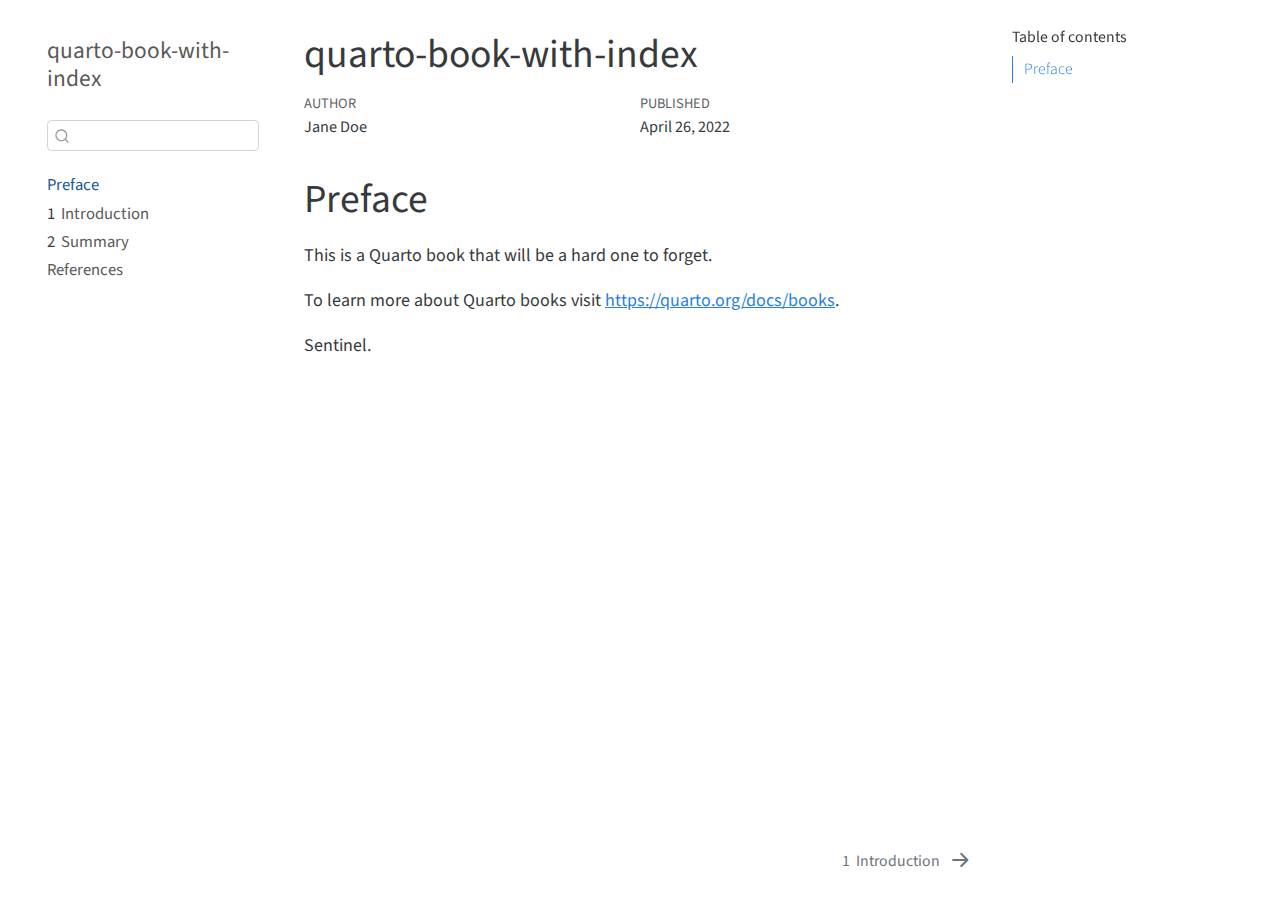
<file: index.html>
<!DOCTYPE html>
<html xmlns="http://www.w3.org/1999/xhtml" lang="en" xml:lang="en"><head>

<meta charset="utf-8">
<meta name="generator" content="quarto-99.9.9">

<meta name="viewport" content="width=device-width, initial-scale=1.0, user-scalable=yes">

<meta name="author" content="Jane Doe">
<meta name="dcterms.date" content="2022-04-26">

<title>quarto-book-with-index</title>
<style>
code{white-space: pre-wrap;}
span.smallcaps{font-variant: small-caps;}
span.underline{text-decoration: underline;}
div.column{display: inline-block; vertical-align: top; width: 50%;}
div.hanging-indent{margin-left: 1.5em; text-indent: -1.5em;}
ul.task-list{list-style: none;}
</style>


<script src="site_libs/quarto-nav/quarto-nav.js"></script>
<script src="site_libs/quarto-nav/headroom.min.js"></script>
<script src="site_libs/clipboard/clipboard.min.js"></script>
<script src="site_libs/quarto-search/autocomplete.umd.js"></script>
<script src="site_libs/quarto-search/fuse.min.js"></script>
<script src="site_libs/quarto-search/quarto-search.js"></script>
<meta name="quarto:offset" content="./">
<link href="./intro.html" rel="next">
<script src="site_libs/quarto-html/quarto.js"></script>
<script src="site_libs/quarto-html/popper.min.js"></script>
<script src="site_libs/quarto-html/tippy.umd.min.js"></script>
<script src="site_libs/quarto-html/anchor.min.js"></script>
<link href="site_libs/quarto-html/tippy.css" rel="stylesheet">
<link href="site_libs/quarto-html/quarto-syntax-highlighting.css" rel="stylesheet" id="quarto-text-highlighting-styles">
<script src="site_libs/bootstrap/bootstrap.min.js"></script>
<link href="site_libs/bootstrap/bootstrap-icons.css" rel="stylesheet">
<link href="site_libs/bootstrap/bootstrap.min.css" rel="stylesheet">
<script id="quarto-search-options" type="application/json">{
  "location": "sidebar",
  "copy-button": false,
  "collapse-after": 3,
  "panel-placement": "start",
  "type": "textbox",
  "limit": 20,
  "language": {
    "search-no-results-text": "No results",
    "search-matching-documents-text": "matching documents",
    "search-copy-link-title": "Copy link to search",
    "search-hide-matches-text": "Hide additional matches",
    "search-more-match-text": "more match in this document",
    "search-more-matches-text": "more matches in this document",
    "search-clear-button-title": "Clear",
    "search-detached-cancel-button-title": "Cancel",
    "search-submit-button-title": "Submit"
  }
}</script>


</head>

<body class="nav-sidebar floating">

<div id="quarto-search-results"></div>
  <header id="quarto-header" class="headroom fixed-top">
  <nav class="quarto-secondary-nav" data-bs-toggle="collapse" data-bs-target="#quarto-sidebar" aria-controls="quarto-sidebar" aria-expanded="false" aria-label="Toggle sidebar navigation" onclick="if (window.quartoToggleHeadroom) { window.quartoToggleHeadroom(); }">
    <div class="container-fluid d-flex justify-content-between">
      <h1 class="quarto-secondary-nav-title">quarto-book-with-index</h1>
      <button type="button" class="quarto-btn-toggle btn" aria-label="Show secondary navigation">
        <i class="bi bi-chevron-right"></i>
      </button>
    </div>
  </nav>
</header>
<!-- content -->
<div id="quarto-content" class="quarto-container page-columns page-rows-contents page-layout-article">
<!-- sidebar -->
  <nav id="quarto-sidebar" class="sidebar collapse sidebar-navigation floating overflow-auto">
    <div class="pt-lg-2 mt-2 text-left sidebar-header">
    <div class="sidebar-title mb-0 py-0">
      <a href="./">quarto-book-with-index</a> 
    </div>
      </div>
      <div class="mt-2 flex-shrink-0 align-items-center">
        <div class="sidebar-search">
        <div id="quarto-search" class="" title="Search"></div>
        </div>
      </div>
    <div class="sidebar-menu-container"> 
    <ul class="list-unstyled mt-1">
        <li class="sidebar-item">
  <div class="sidebar-item-container"> 
  <a href="./index.html" class="sidebar-item-text sidebar-link active">Preface</a>
  </div>
</li>
        <li class="sidebar-item">
  <div class="sidebar-item-container"> 
  <a href="./intro.html" class="sidebar-item-text sidebar-link"><span class="chapter-number">1</span>&nbsp; <span class="chapter-title">Introduction</span></a>
  </div>
</li>
        <li class="sidebar-item">
  <div class="sidebar-item-container"> 
  <a href="./summary.html" class="sidebar-item-text sidebar-link"><span class="chapter-number">2</span>&nbsp; <span class="chapter-title">Summary</span></a>
  </div>
</li>
        <li class="sidebar-item">
  <div class="sidebar-item-container"> 
  <a href="./references.html" class="sidebar-item-text sidebar-link">References</a>
  </div>
</li>
    </ul>
    </div>
</nav>
<!-- margin-sidebar -->
    <div id="quarto-margin-sidebar" class="sidebar margin-sidebar">
        <nav id="TOC" role="doc-toc">
    <h2 id="toc-title">Table of contents</h2>
   
  <ul>
  <li><a href="#preface" id="toc-preface" class="nav-link active" data-scroll-target="#preface">Preface</a></li>
  </ul>
</nav>
    </div>
<!-- main -->
<main class="content" id="quarto-document-content">

<header id="title-block-header" class="quarto-title-block default">
<div class="quarto-title">
<h1 class="title d-none d-lg-block">quarto-book-with-index</h1>
</div>



<div class="quarto-title-meta">

    <div>
    <div class="quarto-title-meta-heading">Author</div>
    <div class="quarto-title-meta-contents">
             <p>Jane Doe </p>
          </div>
  </div>
    
    <div>
    <div class="quarto-title-meta-heading">Published</div>
    <div class="quarto-title-meta-contents">
      <p class="date">April 26, 2022</p>
    </div>
  </div>
    
  </div>
  

</header>

<section id="preface" class="level1 unnumbered">
<h1 class="unnumbered">Preface</h1>
<p>This is a Quarto book that will be a hard one to forget.</p>
<p>To learn more about Quarto books visit <a href="https://quarto.org/docs/books" class="uri">https://quarto.org/docs/books</a>.</p>
<p>Sentinel.</p>


</section>

</main> <!-- /main -->
<script id="quarto-html-after-body" type="application/javascript">
window.document.addEventListener("DOMContentLoaded", function (event) {
  const icon = "";
  const anchorJS = new window.AnchorJS();
  anchorJS.options = {
    placement: 'right',
    icon: icon
  };
  anchorJS.add('.anchored');
  const clipboard = new window.ClipboardJS('.code-copy-button', {
    target: function(trigger) {
      return trigger.previousElementSibling;
    }
  });
  clipboard.on('success', function(e) {
    // button target
    const button = e.trigger;
    // don't keep focus
    button.blur();
    // flash "checked"
    button.classList.add('code-copy-button-checked');
    var currentTitle = button.getAttribute("title");
    button.setAttribute("title", "Copied!");
    setTimeout(function() {
      button.setAttribute("title", currentTitle);
      button.classList.remove('code-copy-button-checked');
    }, 1000);
    // clear code selection
    e.clearSelection();
  });
  function tippyHover(el, contentFn) {
    const config = {
      allowHTML: true,
      content: contentFn,
      maxWidth: 500,
      delay: 100,
      arrow: false,
      appendTo: function(el) {
          return el.parentElement;
      },
      interactive: true,
      interactiveBorder: 10,
      theme: 'quarto',
      placement: 'bottom-start'
    };
    window.tippy(el, config); 
  }
  const noterefs = window.document.querySelectorAll('a[role="doc-noteref"]');
  for (var i=0; i<noterefs.length; i++) {
    const ref = noterefs[i];
    tippyHover(ref, function() {
      let href = ref.getAttribute('href');
      try { href = new URL(href).hash; } catch {}
      const id = href.replace(/^#\/?/, "");
      const note = window.document.getElementById(id);
      return note.innerHTML;
    });
  }
  var bibliorefs = window.document.querySelectorAll('a[role="doc-biblioref"]');
  for (var i=0; i<bibliorefs.length; i++) {
    const ref = bibliorefs[i];
    const cites = ref.parentNode.getAttribute('data-cites').split(' ');
    tippyHover(ref, function() {
      var popup = window.document.createElement('div');
      cites.forEach(function(cite) {
        var citeDiv = window.document.createElement('div');
        citeDiv.classList.add('hanging-indent');
        citeDiv.classList.add('csl-entry');
        var biblioDiv = window.document.getElementById('ref-' + cite);
        if (biblioDiv) {
          citeDiv.innerHTML = biblioDiv.innerHTML;
        }
        popup.appendChild(citeDiv);
      });
      return popup.innerHTML;
    });
  }
});
</script>
<nav class="page-navigation">
  <div class="nav-page nav-page-previous">
  </div>
  <div class="nav-page nav-page-next">
      <a href="./intro.html" class="pagination-link">
        <span class="nav-page-text"><span class="chapter-number">1</span>&nbsp; <span class="chapter-title">Introduction</span></span> <i class="bi bi-arrow-right-short"></i>
      </a>
  </div>
</nav>
</div> <!-- /content -->



</body></html>
</file>
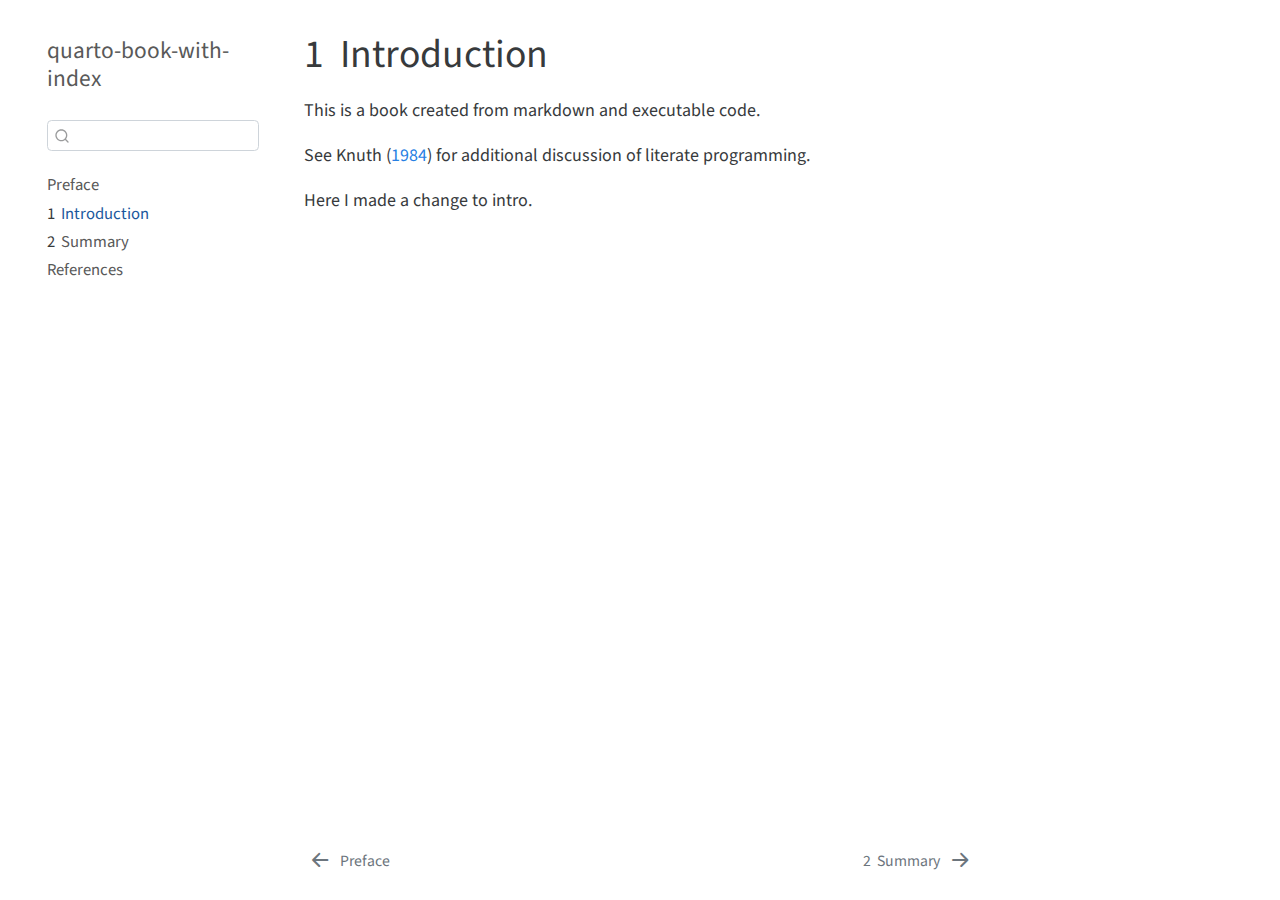
<file: intro.html>
<!DOCTYPE html>
<html xmlns="http://www.w3.org/1999/xhtml" lang="en" xml:lang="en"><head>

<meta charset="utf-8">
<meta name="generator" content="quarto-99.9.9">

<meta name="viewport" content="width=device-width, initial-scale=1.0, user-scalable=yes">


<title>quarto-book-with-index - 1&nbsp; Introduction</title>
<style>
code{white-space: pre-wrap;}
span.smallcaps{font-variant: small-caps;}
span.underline{text-decoration: underline;}
div.column{display: inline-block; vertical-align: top; width: 50%;}
div.hanging-indent{margin-left: 1.5em; text-indent: -1.5em;}
ul.task-list{list-style: none;}
div.csl-bib-body { }
div.csl-entry {
  clear: both;
}
.hanging div.csl-entry {
  margin-left:2em;
  text-indent:-2em;
}
div.csl-left-margin {
  min-width:2em;
  float:left;
}
div.csl-right-inline {
  margin-left:2em;
  padding-left:1em;
}
div.csl-indent {
  margin-left: 2em;
}
</style>


<script src="site_libs/quarto-nav/quarto-nav.js"></script>
<script src="site_libs/quarto-nav/headroom.min.js"></script>
<script src="site_libs/clipboard/clipboard.min.js"></script>
<script src="site_libs/quarto-search/autocomplete.umd.js"></script>
<script src="site_libs/quarto-search/fuse.min.js"></script>
<script src="site_libs/quarto-search/quarto-search.js"></script>
<meta name="quarto:offset" content="./">
<link href="./summary.html" rel="next">
<link href="./index.html" rel="prev">
<script src="site_libs/quarto-html/quarto.js"></script>
<script src="site_libs/quarto-html/popper.min.js"></script>
<script src="site_libs/quarto-html/tippy.umd.min.js"></script>
<script src="site_libs/quarto-html/anchor.min.js"></script>
<link href="site_libs/quarto-html/tippy.css" rel="stylesheet">
<link href="site_libs/quarto-html/quarto-syntax-highlighting.css" rel="stylesheet" id="quarto-text-highlighting-styles">
<script src="site_libs/bootstrap/bootstrap.min.js"></script>
<link href="site_libs/bootstrap/bootstrap-icons.css" rel="stylesheet">
<link href="site_libs/bootstrap/bootstrap.min.css" rel="stylesheet">
<script id="quarto-search-options" type="application/json">{
  "location": "sidebar",
  "copy-button": false,
  "collapse-after": 3,
  "panel-placement": "start",
  "type": "textbox",
  "limit": 20,
  "language": {
    "search-no-results-text": "No results",
    "search-matching-documents-text": "matching documents",
    "search-copy-link-title": "Copy link to search",
    "search-hide-matches-text": "Hide additional matches",
    "search-more-match-text": "more match in this document",
    "search-more-matches-text": "more matches in this document",
    "search-clear-button-title": "Clear",
    "search-detached-cancel-button-title": "Cancel",
    "search-submit-button-title": "Submit"
  }
}</script>


</head>

<body class="nav-sidebar floating">

<div id="quarto-search-results"></div>
  <header id="quarto-header" class="headroom fixed-top">
  <nav class="quarto-secondary-nav" data-bs-toggle="collapse" data-bs-target="#quarto-sidebar" aria-controls="quarto-sidebar" aria-expanded="false" aria-label="Toggle sidebar navigation" onclick="if (window.quartoToggleHeadroom) { window.quartoToggleHeadroom(); }">
    <div class="container-fluid d-flex justify-content-between">
      <h1 class="quarto-secondary-nav-title"><span class="chapter-number">1</span>&nbsp; <span class="chapter-title">Introduction</span></h1>
      <button type="button" class="quarto-btn-toggle btn" aria-label="Show secondary navigation">
        <i class="bi bi-chevron-right"></i>
      </button>
    </div>
  </nav>
</header>
<!-- content -->
<div id="quarto-content" class="quarto-container page-columns page-rows-contents page-layout-article">
<!-- sidebar -->
  <nav id="quarto-sidebar" class="sidebar collapse sidebar-navigation floating overflow-auto">
    <div class="pt-lg-2 mt-2 text-left sidebar-header">
    <div class="sidebar-title mb-0 py-0">
      <a href="./">quarto-book-with-index</a> 
    </div>
      </div>
      <div class="mt-2 flex-shrink-0 align-items-center">
        <div class="sidebar-search">
        <div id="quarto-search" class="" title="Search"></div>
        </div>
      </div>
    <div class="sidebar-menu-container"> 
    <ul class="list-unstyled mt-1">
        <li class="sidebar-item">
  <div class="sidebar-item-container"> 
  <a href="./index.html" class="sidebar-item-text sidebar-link">Preface</a>
  </div>
</li>
        <li class="sidebar-item">
  <div class="sidebar-item-container"> 
  <a href="./intro.html" class="sidebar-item-text sidebar-link active"><span class="chapter-number">1</span>&nbsp; <span class="chapter-title">Introduction</span></a>
  </div>
</li>
        <li class="sidebar-item">
  <div class="sidebar-item-container"> 
  <a href="./summary.html" class="sidebar-item-text sidebar-link"><span class="chapter-number">2</span>&nbsp; <span class="chapter-title">Summary</span></a>
  </div>
</li>
        <li class="sidebar-item">
  <div class="sidebar-item-container"> 
  <a href="./references.html" class="sidebar-item-text sidebar-link">References</a>
  </div>
</li>
    </ul>
    </div>
</nav>
<!-- margin-sidebar -->
    <div id="quarto-margin-sidebar" class="sidebar margin-sidebar">
        
    </div>
<!-- main -->
<main class="content" id="quarto-document-content">

<header id="title-block-header" class="quarto-title-block default">
<div class="quarto-title">
<h1 class="title d-none d-lg-block"><span class="chapter-number">1</span>&nbsp; <span class="chapter-title">Introduction</span></h1>
</div>



<div class="quarto-title-meta">

    
    
  </div>
  

</header>

<p>This is a book created from markdown and executable code.</p>
<p>See <span class="citation" data-cites="knuth84">Knuth (<a href="references.html#ref-knuth84" role="doc-biblioref">1984</a>)</span> for additional discussion of literate programming.</p>
<p>Here I made a change to intro.</p>


<div id="refs" class="references csl-bib-body hanging-indent" role="doc-bibliography" style="display: none">
<div id="ref-knuth84" class="csl-entry" role="doc-biblioentry">
Knuth, Donald E. 1984. <span>“Literate Programming.”</span> <em>Comput. J.</em> 27 (2): 97–111. <a href="https://doi.org/10.1093/comjnl/27.2.97">https://doi.org/10.1093/comjnl/27.2.97</a>.
</div>
</div>

</main> <!-- /main -->
<script id="quarto-html-after-body" type="application/javascript">
window.document.addEventListener("DOMContentLoaded", function (event) {
  const icon = "";
  const anchorJS = new window.AnchorJS();
  anchorJS.options = {
    placement: 'right',
    icon: icon
  };
  anchorJS.add('.anchored');
  const clipboard = new window.ClipboardJS('.code-copy-button', {
    target: function(trigger) {
      return trigger.previousElementSibling;
    }
  });
  clipboard.on('success', function(e) {
    // button target
    const button = e.trigger;
    // don't keep focus
    button.blur();
    // flash "checked"
    button.classList.add('code-copy-button-checked');
    var currentTitle = button.getAttribute("title");
    button.setAttribute("title", "Copied!");
    setTimeout(function() {
      button.setAttribute("title", currentTitle);
      button.classList.remove('code-copy-button-checked');
    }, 1000);
    // clear code selection
    e.clearSelection();
  });
  function tippyHover(el, contentFn) {
    const config = {
      allowHTML: true,
      content: contentFn,
      maxWidth: 500,
      delay: 100,
      arrow: false,
      appendTo: function(el) {
          return el.parentElement;
      },
      interactive: true,
      interactiveBorder: 10,
      theme: 'quarto',
      placement: 'bottom-start'
    };
    window.tippy(el, config); 
  }
  const noterefs = window.document.querySelectorAll('a[role="doc-noteref"]');
  for (var i=0; i<noterefs.length; i++) {
    const ref = noterefs[i];
    tippyHover(ref, function() {
      let href = ref.getAttribute('href');
      try { href = new URL(href).hash; } catch {}
      const id = href.replace(/^#\/?/, "");
      const note = window.document.getElementById(id);
      return note.innerHTML;
    });
  }
  var bibliorefs = window.document.querySelectorAll('a[role="doc-biblioref"]');
  for (var i=0; i<bibliorefs.length; i++) {
    const ref = bibliorefs[i];
    const cites = ref.parentNode.getAttribute('data-cites').split(' ');
    tippyHover(ref, function() {
      var popup = window.document.createElement('div');
      cites.forEach(function(cite) {
        var citeDiv = window.document.createElement('div');
        citeDiv.classList.add('hanging-indent');
        citeDiv.classList.add('csl-entry');
        var biblioDiv = window.document.getElementById('ref-' + cite);
        if (biblioDiv) {
          citeDiv.innerHTML = biblioDiv.innerHTML;
        }
        popup.appendChild(citeDiv);
      });
      return popup.innerHTML;
    });
  }
});
</script>
<nav class="page-navigation">
  <div class="nav-page nav-page-previous">
      <a href="./index.html" class="pagination-link">
        <i class="bi bi-arrow-left-short"></i> <span class="nav-page-text">Preface</span>
      </a>          
  </div>
  <div class="nav-page nav-page-next">
      <a href="./summary.html" class="pagination-link">
        <span class="nav-page-text"><span class="chapter-number">2</span>&nbsp; <span class="chapter-title">Summary</span></span> <i class="bi bi-arrow-right-short"></i>
      </a>
  </div>
</nav>
</div> <!-- /content -->



</body></html>
</file>
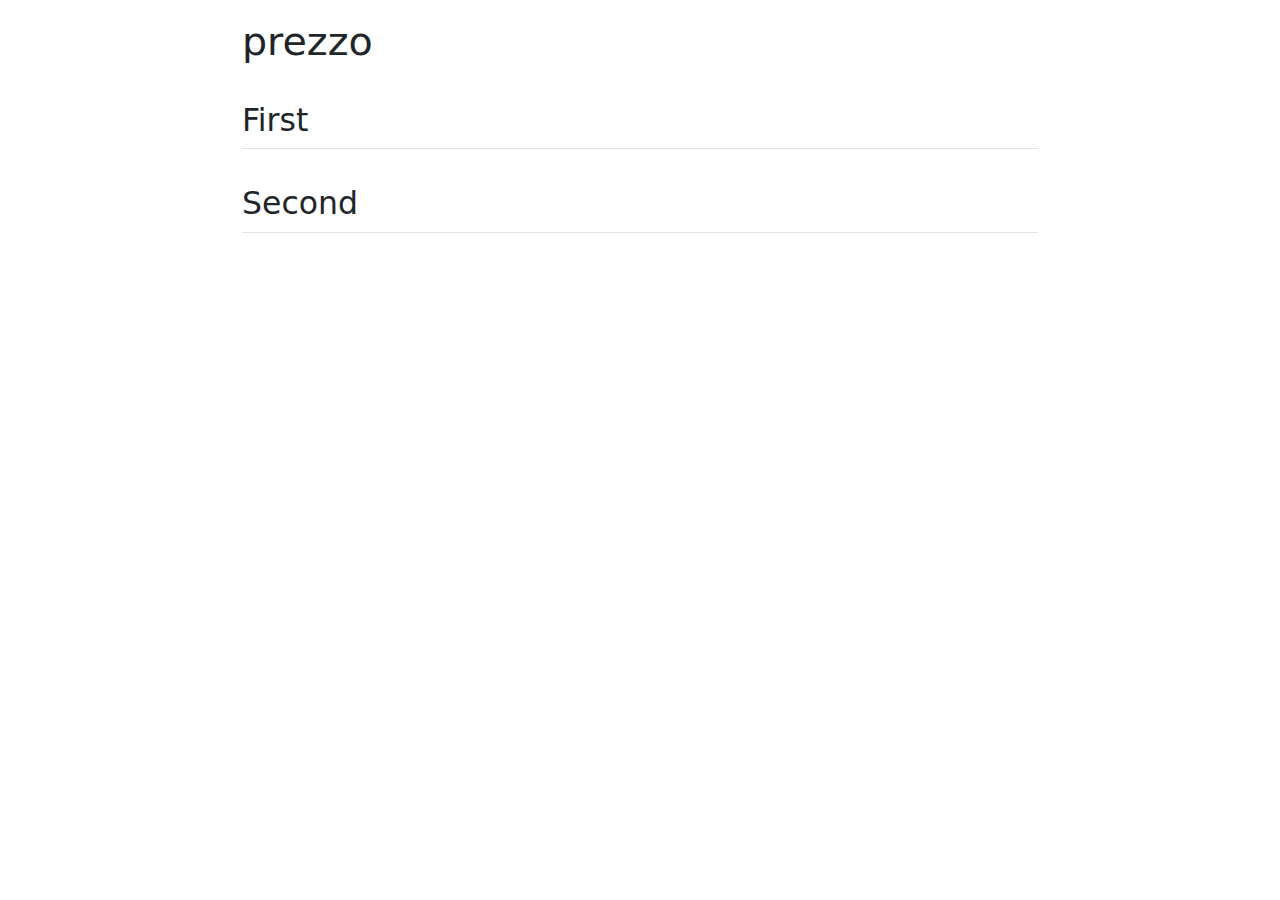
<file: prezzo.html>
<!DOCTYPE html>
<html xmlns="http://www.w3.org/1999/xhtml" lang="en" xml:lang="en"><head>

<meta charset="utf-8">
<meta name="generator" content="quarto-99.9.9">

<meta name="viewport" content="width=device-width, initial-scale=1.0, user-scalable=yes">


<title>prezzo</title>
<style>
code{white-space: pre-wrap;}
span.smallcaps{font-variant: small-caps;}
span.underline{text-decoration: underline;}
div.column{display: inline-block; vertical-align: top; width: 50%;}
div.hanging-indent{margin-left: 1.5em; text-indent: -1.5em;}
ul.task-list{list-style: none;}
</style>

<script src="prezzo_files/libs/clipboard/clipboard.min.js"></script>
<script src="prezzo_files/libs/quarto-html/quarto.js"></script>
<script src="prezzo_files/libs/quarto-html/popper.min.js"></script>
<script src="prezzo_files/libs/quarto-html/tippy.umd.min.js"></script>
<script src="prezzo_files/libs/quarto-html/anchor.min.js"></script>
<link href="prezzo_files/libs/quarto-html/tippy.css" rel="stylesheet">
<link id="quarto-text-highlighting-styles" href="prezzo_files/libs/quarto-html/quarto-syntax-highlighting.css" rel="stylesheet">
<script src="prezzo_files/libs/bootstrap/bootstrap.min.js"></script>
<link href="prezzo_files/libs/bootstrap/bootstrap-icons.css" rel="stylesheet">
<link href="prezzo_files/libs/bootstrap/bootstrap.min.css" rel="stylesheet">


</head>

<body class="fullcontent">

<div id="quarto-content" class="page-columns page-rows-contents page-layout-article">

<main class="content" id="quarto-document-content">

<header id="title-block-header" class="quarto-title-block default">
<div class="quarto-title">
<h1 class="title">prezzo</h1>
</div>





<div class="quarto-title-meta">

    
    
  </div>
  

</header>

<section id="first" class="level2">
<h2 class="anchored" data-anchor-id="first">First</h2>
</section>
<section id="second" class="level2">
<h2 class="anchored" data-anchor-id="second">Second</h2>
</section>

</main>
<!-- /main column -->
<script id="quarto-html-after-body" type="application/javascript">
window.document.addEventListener("DOMContentLoaded", function (event) {
  const icon = "";
  const anchorJS = new window.AnchorJS();
  anchorJS.options = {
    placement: 'right',
    icon: icon
  };
  anchorJS.add('.anchored');
  const clipboard = new window.ClipboardJS('.code-copy-button', {
    target: function(trigger) {
      return trigger.previousElementSibling;
    }
  });
  clipboard.on('success', function(e) {
    // button target
    const button = e.trigger;
    // don't keep focus
    button.blur();
    // flash "checked"
    button.classList.add('code-copy-button-checked');
    var currentTitle = button.getAttribute("title");
    button.setAttribute("title", "Copied!");
    setTimeout(function() {
      button.setAttribute("title", currentTitle);
      button.classList.remove('code-copy-button-checked');
    }, 1000);
    // clear code selection
    e.clearSelection();
  });
  function tippyHover(el, contentFn) {
    const config = {
      allowHTML: true,
      content: contentFn,
      maxWidth: 500,
      delay: 100,
      arrow: false,
      appendTo: function(el) {
          return el.parentElement;
      },
      interactive: true,
      interactiveBorder: 10,
      theme: 'quarto',
      placement: 'bottom-start'
    };
    window.tippy(el, config); 
  }
  const noterefs = window.document.querySelectorAll('a[role="doc-noteref"]');
  for (var i=0; i<noterefs.length; i++) {
    const ref = noterefs[i];
    tippyHover(ref, function() {
      let href = ref.getAttribute('href');
      try { href = new URL(href).hash; } catch {}
      const id = href.replace(/^#\/?/, "");
      const note = window.document.getElementById(id);
      return note.innerHTML;
    });
  }
  var bibliorefs = window.document.querySelectorAll('a[role="doc-biblioref"]');
  for (var i=0; i<bibliorefs.length; i++) {
    const ref = bibliorefs[i];
    const cites = ref.parentNode.getAttribute('data-cites').split(' ');
    tippyHover(ref, function() {
      var popup = window.document.createElement('div');
      cites.forEach(function(cite) {
        var citeDiv = window.document.createElement('div');
        citeDiv.classList.add('hanging-indent');
        citeDiv.classList.add('csl-entry');
        var biblioDiv = window.document.getElementById('ref-' + cite);
        if (biblioDiv) {
          citeDiv.innerHTML = biblioDiv.innerHTML;
        }
        popup.appendChild(citeDiv);
      });
      return popup.innerHTML;
    });
  }
});
</script>
</div> <!-- /content -->



</body></html>
</file>
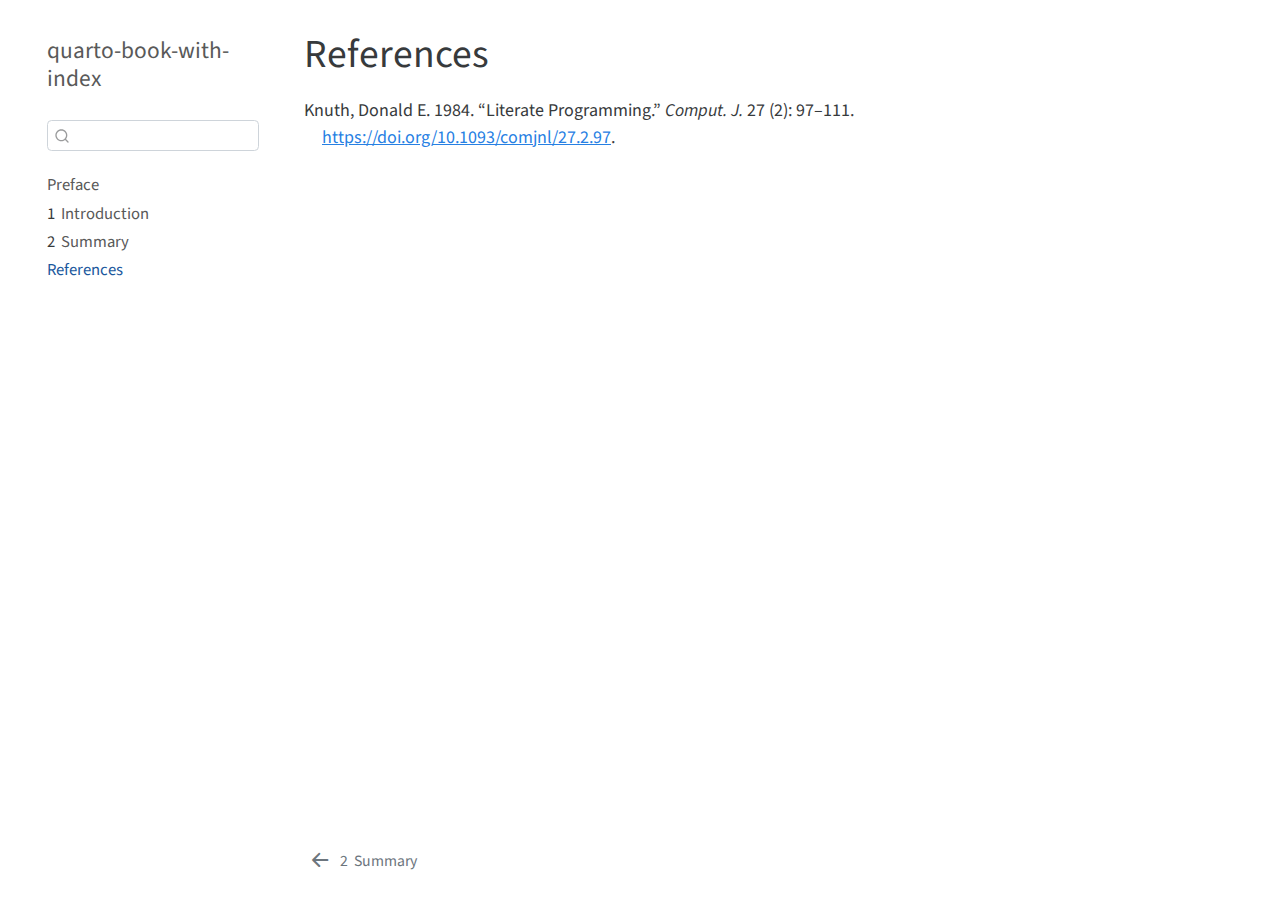
<file: references.html>
<!DOCTYPE html>
<html xmlns="http://www.w3.org/1999/xhtml" lang="en" xml:lang="en"><head>

<meta charset="utf-8">
<meta name="generator" content="quarto-99.9.9">

<meta name="viewport" content="width=device-width, initial-scale=1.0, user-scalable=yes">


<title>quarto-book-with-index - References</title>
<style>
code{white-space: pre-wrap;}
span.smallcaps{font-variant: small-caps;}
span.underline{text-decoration: underline;}
div.column{display: inline-block; vertical-align: top; width: 50%;}
div.hanging-indent{margin-left: 1.5em; text-indent: -1.5em;}
ul.task-list{list-style: none;}
div.csl-bib-body { }
div.csl-entry {
  clear: both;
}
.hanging div.csl-entry {
  margin-left:2em;
  text-indent:-2em;
}
div.csl-left-margin {
  min-width:2em;
  float:left;
}
div.csl-right-inline {
  margin-left:2em;
  padding-left:1em;
}
div.csl-indent {
  margin-left: 2em;
}
</style>


<script src="site_libs/quarto-nav/quarto-nav.js"></script>
<script src="site_libs/quarto-nav/headroom.min.js"></script>
<script src="site_libs/clipboard/clipboard.min.js"></script>
<script src="site_libs/quarto-search/autocomplete.umd.js"></script>
<script src="site_libs/quarto-search/fuse.min.js"></script>
<script src="site_libs/quarto-search/quarto-search.js"></script>
<meta name="quarto:offset" content="./">
<link href="./summary.html" rel="prev">
<script src="site_libs/quarto-html/quarto.js"></script>
<script src="site_libs/quarto-html/popper.min.js"></script>
<script src="site_libs/quarto-html/tippy.umd.min.js"></script>
<script src="site_libs/quarto-html/anchor.min.js"></script>
<link href="site_libs/quarto-html/tippy.css" rel="stylesheet">
<link href="site_libs/quarto-html/quarto-syntax-highlighting.css" rel="stylesheet" id="quarto-text-highlighting-styles">
<script src="site_libs/bootstrap/bootstrap.min.js"></script>
<link href="site_libs/bootstrap/bootstrap-icons.css" rel="stylesheet">
<link href="site_libs/bootstrap/bootstrap.min.css" rel="stylesheet">
<script id="quarto-search-options" type="application/json">{
  "location": "sidebar",
  "copy-button": false,
  "collapse-after": 3,
  "panel-placement": "start",
  "type": "textbox",
  "limit": 20,
  "language": {
    "search-no-results-text": "No results",
    "search-matching-documents-text": "matching documents",
    "search-copy-link-title": "Copy link to search",
    "search-hide-matches-text": "Hide additional matches",
    "search-more-match-text": "more match in this document",
    "search-more-matches-text": "more matches in this document",
    "search-clear-button-title": "Clear",
    "search-detached-cancel-button-title": "Cancel",
    "search-submit-button-title": "Submit"
  }
}</script>


</head>

<body class="nav-sidebar floating">

<div id="quarto-search-results"></div>
  <header id="quarto-header" class="headroom fixed-top">
  <nav class="quarto-secondary-nav" data-bs-toggle="collapse" data-bs-target="#quarto-sidebar" aria-controls="quarto-sidebar" aria-expanded="false" aria-label="Toggle sidebar navigation" onclick="if (window.quartoToggleHeadroom) { window.quartoToggleHeadroom(); }">
    <div class="container-fluid d-flex justify-content-between">
      <h1 class="quarto-secondary-nav-title">References</h1>
      <button type="button" class="quarto-btn-toggle btn" aria-label="Show secondary navigation">
        <i class="bi bi-chevron-right"></i>
      </button>
    </div>
  </nav>
</header>
<!-- content -->
<div id="quarto-content" class="quarto-container page-columns page-rows-contents page-layout-article">
<!-- sidebar -->
  <nav id="quarto-sidebar" class="sidebar collapse sidebar-navigation floating overflow-auto">
    <div class="pt-lg-2 mt-2 text-left sidebar-header">
    <div class="sidebar-title mb-0 py-0">
      <a href="./">quarto-book-with-index</a> 
    </div>
      </div>
      <div class="mt-2 flex-shrink-0 align-items-center">
        <div class="sidebar-search">
        <div id="quarto-search" class="" title="Search"></div>
        </div>
      </div>
    <div class="sidebar-menu-container"> 
    <ul class="list-unstyled mt-1">
        <li class="sidebar-item">
  <div class="sidebar-item-container"> 
  <a href="./index.html" class="sidebar-item-text sidebar-link">Preface</a>
  </div>
</li>
        <li class="sidebar-item">
  <div class="sidebar-item-container"> 
  <a href="./intro.html" class="sidebar-item-text sidebar-link"><span class="chapter-number">1</span>&nbsp; <span class="chapter-title">Introduction</span></a>
  </div>
</li>
        <li class="sidebar-item">
  <div class="sidebar-item-container"> 
  <a href="./summary.html" class="sidebar-item-text sidebar-link"><span class="chapter-number">2</span>&nbsp; <span class="chapter-title">Summary</span></a>
  </div>
</li>
        <li class="sidebar-item">
  <div class="sidebar-item-container"> 
  <a href="./references.html" class="sidebar-item-text sidebar-link active">References</a>
  </div>
</li>
    </ul>
    </div>
</nav>
<!-- margin-sidebar -->
    <div id="quarto-margin-sidebar" class="sidebar margin-sidebar">
        
    </div>
<!-- main -->
<main class="content" id="quarto-document-content">

<header id="title-block-header" class="quarto-title-block default">
<div class="quarto-title">
<h1 class="title d-none d-lg-block">References</h1>
</div>



<div class="quarto-title-meta">

    
    
  </div>
  

</header>

<div id="refs" class="references csl-bib-body hanging-indent" role="doc-bibliography">
<div id="ref-knuth84" class="csl-entry" role="doc-biblioentry">
Knuth, Donald E. 1984. <span>“Literate Programming.”</span> <em>Comput.
J.</em> 27 (2): 97–111. <a href="https://doi.org/10.1093/comjnl/27.2.97">https://doi.org/10.1093/comjnl/27.2.97</a>.
</div>
</div>



</main> <!-- /main -->
<script id="quarto-html-after-body" type="application/javascript">
window.document.addEventListener("DOMContentLoaded", function (event) {
  const icon = "";
  const anchorJS = new window.AnchorJS();
  anchorJS.options = {
    placement: 'right',
    icon: icon
  };
  anchorJS.add('.anchored');
  const clipboard = new window.ClipboardJS('.code-copy-button', {
    target: function(trigger) {
      return trigger.previousElementSibling;
    }
  });
  clipboard.on('success', function(e) {
    // button target
    const button = e.trigger;
    // don't keep focus
    button.blur();
    // flash "checked"
    button.classList.add('code-copy-button-checked');
    var currentTitle = button.getAttribute("title");
    button.setAttribute("title", "Copied!");
    setTimeout(function() {
      button.setAttribute("title", currentTitle);
      button.classList.remove('code-copy-button-checked');
    }, 1000);
    // clear code selection
    e.clearSelection();
  });
  function tippyHover(el, contentFn) {
    const config = {
      allowHTML: true,
      content: contentFn,
      maxWidth: 500,
      delay: 100,
      arrow: false,
      appendTo: function(el) {
          return el.parentElement;
      },
      interactive: true,
      interactiveBorder: 10,
      theme: 'quarto',
      placement: 'bottom-start'
    };
    window.tippy(el, config); 
  }
  const noterefs = window.document.querySelectorAll('a[role="doc-noteref"]');
  for (var i=0; i<noterefs.length; i++) {
    const ref = noterefs[i];
    tippyHover(ref, function() {
      let href = ref.getAttribute('href');
      try { href = new URL(href).hash; } catch {}
      const id = href.replace(/^#\/?/, "");
      const note = window.document.getElementById(id);
      return note.innerHTML;
    });
  }
  var bibliorefs = window.document.querySelectorAll('a[role="doc-biblioref"]');
  for (var i=0; i<bibliorefs.length; i++) {
    const ref = bibliorefs[i];
    const cites = ref.parentNode.getAttribute('data-cites').split(' ');
    tippyHover(ref, function() {
      var popup = window.document.createElement('div');
      cites.forEach(function(cite) {
        var citeDiv = window.document.createElement('div');
        citeDiv.classList.add('hanging-indent');
        citeDiv.classList.add('csl-entry');
        var biblioDiv = window.document.getElementById('ref-' + cite);
        if (biblioDiv) {
          citeDiv.innerHTML = biblioDiv.innerHTML;
        }
        popup.appendChild(citeDiv);
      });
      return popup.innerHTML;
    });
  }
});
</script>
<nav class="page-navigation">
  <div class="nav-page nav-page-previous">
      <a href="./summary.html" class="pagination-link">
        <i class="bi bi-arrow-left-short"></i> <span class="nav-page-text"><span class="chapter-number">2</span>&nbsp; <span class="chapter-title">Summary</span></span>
      </a>          
  </div>
  <div class="nav-page nav-page-next">
  </div>
</nav>
</div> <!-- /content -->



</body></html>
</file>
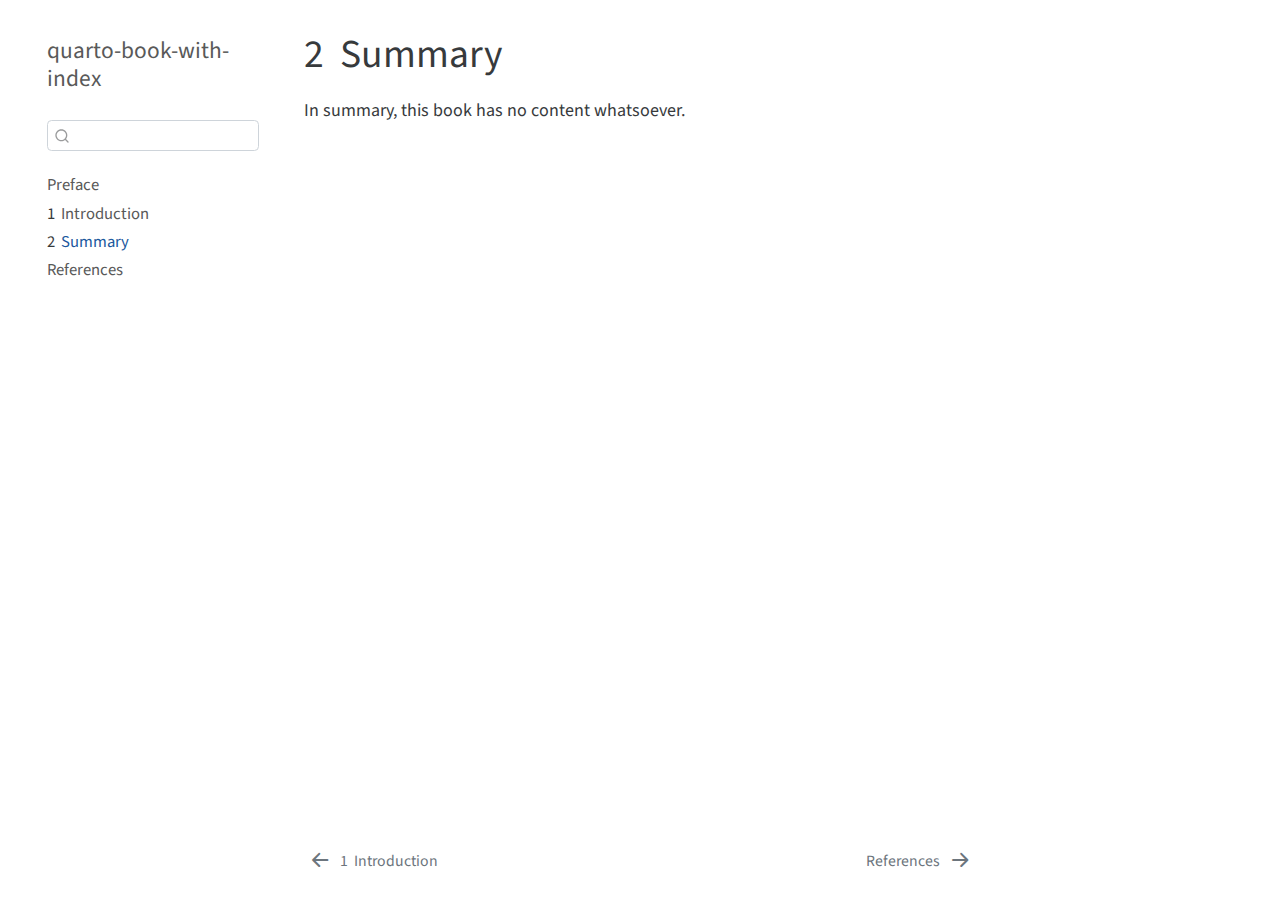
<file: summary.html>
<!DOCTYPE html>
<html xmlns="http://www.w3.org/1999/xhtml" lang="en" xml:lang="en"><head>

<meta charset="utf-8">
<meta name="generator" content="quarto-99.9.9">

<meta name="viewport" content="width=device-width, initial-scale=1.0, user-scalable=yes">


<title>quarto-book-with-index - 2&nbsp; Summary</title>
<style>
code{white-space: pre-wrap;}
span.smallcaps{font-variant: small-caps;}
span.underline{text-decoration: underline;}
div.column{display: inline-block; vertical-align: top; width: 50%;}
div.hanging-indent{margin-left: 1.5em; text-indent: -1.5em;}
ul.task-list{list-style: none;}
</style>


<script src="site_libs/quarto-nav/quarto-nav.js"></script>
<script src="site_libs/quarto-nav/headroom.min.js"></script>
<script src="site_libs/clipboard/clipboard.min.js"></script>
<script src="site_libs/quarto-search/autocomplete.umd.js"></script>
<script src="site_libs/quarto-search/fuse.min.js"></script>
<script src="site_libs/quarto-search/quarto-search.js"></script>
<meta name="quarto:offset" content="./">
<link href="./references.html" rel="next">
<link href="./intro.html" rel="prev">
<script src="site_libs/quarto-html/quarto.js"></script>
<script src="site_libs/quarto-html/popper.min.js"></script>
<script src="site_libs/quarto-html/tippy.umd.min.js"></script>
<script src="site_libs/quarto-html/anchor.min.js"></script>
<link href="site_libs/quarto-html/tippy.css" rel="stylesheet">
<link href="site_libs/quarto-html/quarto-syntax-highlighting.css" rel="stylesheet" id="quarto-text-highlighting-styles">
<script src="site_libs/bootstrap/bootstrap.min.js"></script>
<link href="site_libs/bootstrap/bootstrap-icons.css" rel="stylesheet">
<link href="site_libs/bootstrap/bootstrap.min.css" rel="stylesheet">
<script id="quarto-search-options" type="application/json">{
  "location": "sidebar",
  "copy-button": false,
  "collapse-after": 3,
  "panel-placement": "start",
  "type": "textbox",
  "limit": 20,
  "language": {
    "search-no-results-text": "No results",
    "search-matching-documents-text": "matching documents",
    "search-copy-link-title": "Copy link to search",
    "search-hide-matches-text": "Hide additional matches",
    "search-more-match-text": "more match in this document",
    "search-more-matches-text": "more matches in this document",
    "search-clear-button-title": "Clear",
    "search-detached-cancel-button-title": "Cancel",
    "search-submit-button-title": "Submit"
  }
}</script>


</head>

<body class="nav-sidebar floating">

<div id="quarto-search-results"></div>
  <header id="quarto-header" class="headroom fixed-top">
  <nav class="quarto-secondary-nav" data-bs-toggle="collapse" data-bs-target="#quarto-sidebar" aria-controls="quarto-sidebar" aria-expanded="false" aria-label="Toggle sidebar navigation" onclick="if (window.quartoToggleHeadroom) { window.quartoToggleHeadroom(); }">
    <div class="container-fluid d-flex justify-content-between">
      <h1 class="quarto-secondary-nav-title"><span class="chapter-number">2</span>&nbsp; <span class="chapter-title">Summary</span></h1>
      <button type="button" class="quarto-btn-toggle btn" aria-label="Show secondary navigation">
        <i class="bi bi-chevron-right"></i>
      </button>
    </div>
  </nav>
</header>
<!-- content -->
<div id="quarto-content" class="quarto-container page-columns page-rows-contents page-layout-article">
<!-- sidebar -->
  <nav id="quarto-sidebar" class="sidebar collapse sidebar-navigation floating overflow-auto">
    <div class="pt-lg-2 mt-2 text-left sidebar-header">
    <div class="sidebar-title mb-0 py-0">
      <a href="./">quarto-book-with-index</a> 
    </div>
      </div>
      <div class="mt-2 flex-shrink-0 align-items-center">
        <div class="sidebar-search">
        <div id="quarto-search" class="" title="Search"></div>
        </div>
      </div>
    <div class="sidebar-menu-container"> 
    <ul class="list-unstyled mt-1">
        <li class="sidebar-item">
  <div class="sidebar-item-container"> 
  <a href="./index.html" class="sidebar-item-text sidebar-link">Preface</a>
  </div>
</li>
        <li class="sidebar-item">
  <div class="sidebar-item-container"> 
  <a href="./intro.html" class="sidebar-item-text sidebar-link"><span class="chapter-number">1</span>&nbsp; <span class="chapter-title">Introduction</span></a>
  </div>
</li>
        <li class="sidebar-item">
  <div class="sidebar-item-container"> 
  <a href="./summary.html" class="sidebar-item-text sidebar-link active"><span class="chapter-number">2</span>&nbsp; <span class="chapter-title">Summary</span></a>
  </div>
</li>
        <li class="sidebar-item">
  <div class="sidebar-item-container"> 
  <a href="./references.html" class="sidebar-item-text sidebar-link">References</a>
  </div>
</li>
    </ul>
    </div>
</nav>
<!-- margin-sidebar -->
    <div id="quarto-margin-sidebar" class="sidebar margin-sidebar">
        
    </div>
<!-- main -->
<main class="content" id="quarto-document-content">

<header id="title-block-header" class="quarto-title-block default">
<div class="quarto-title">
<h1 class="title d-none d-lg-block"><span class="chapter-number">2</span>&nbsp; <span class="chapter-title">Summary</span></h1>
</div>



<div class="quarto-title-meta">

    
    
  </div>
  

</header>

<p>In summary, this book has no content whatsoever.</p>



</main> <!-- /main -->
<script id="quarto-html-after-body" type="application/javascript">
window.document.addEventListener("DOMContentLoaded", function (event) {
  const icon = "";
  const anchorJS = new window.AnchorJS();
  anchorJS.options = {
    placement: 'right',
    icon: icon
  };
  anchorJS.add('.anchored');
  const clipboard = new window.ClipboardJS('.code-copy-button', {
    target: function(trigger) {
      return trigger.previousElementSibling;
    }
  });
  clipboard.on('success', function(e) {
    // button target
    const button = e.trigger;
    // don't keep focus
    button.blur();
    // flash "checked"
    button.classList.add('code-copy-button-checked');
    var currentTitle = button.getAttribute("title");
    button.setAttribute("title", "Copied!");
    setTimeout(function() {
      button.setAttribute("title", currentTitle);
      button.classList.remove('code-copy-button-checked');
    }, 1000);
    // clear code selection
    e.clearSelection();
  });
  function tippyHover(el, contentFn) {
    const config = {
      allowHTML: true,
      content: contentFn,
      maxWidth: 500,
      delay: 100,
      arrow: false,
      appendTo: function(el) {
          return el.parentElement;
      },
      interactive: true,
      interactiveBorder: 10,
      theme: 'quarto',
      placement: 'bottom-start'
    };
    window.tippy(el, config); 
  }
  const noterefs = window.document.querySelectorAll('a[role="doc-noteref"]');
  for (var i=0; i<noterefs.length; i++) {
    const ref = noterefs[i];
    tippyHover(ref, function() {
      let href = ref.getAttribute('href');
      try { href = new URL(href).hash; } catch {}
      const id = href.replace(/^#\/?/, "");
      const note = window.document.getElementById(id);
      return note.innerHTML;
    });
  }
  var bibliorefs = window.document.querySelectorAll('a[role="doc-biblioref"]');
  for (var i=0; i<bibliorefs.length; i++) {
    const ref = bibliorefs[i];
    const cites = ref.parentNode.getAttribute('data-cites').split(' ');
    tippyHover(ref, function() {
      var popup = window.document.createElement('div');
      cites.forEach(function(cite) {
        var citeDiv = window.document.createElement('div');
        citeDiv.classList.add('hanging-indent');
        citeDiv.classList.add('csl-entry');
        var biblioDiv = window.document.getElementById('ref-' + cite);
        if (biblioDiv) {
          citeDiv.innerHTML = biblioDiv.innerHTML;
        }
        popup.appendChild(citeDiv);
      });
      return popup.innerHTML;
    });
  }
});
</script>
<nav class="page-navigation">
  <div class="nav-page nav-page-previous">
      <a href="./intro.html" class="pagination-link">
        <i class="bi bi-arrow-left-short"></i> <span class="nav-page-text"><span class="chapter-number">1</span>&nbsp; <span class="chapter-title">Introduction</span></span>
      </a>          
  </div>
  <div class="nav-page nav-page-next">
      <a href="./references.html" class="pagination-link">
        <span class="nav-page-text">References</span> <i class="bi bi-arrow-right-short"></i>
      </a>
  </div>
</nav>
</div> <!-- /content -->



</body></html>
</file>
<file: site_libs/quarto-html/tippy.css>
.tippy-box[data-animation=fade][data-state=hidden]{opacity:0}[data-tippy-root]{max-width:calc(100vw - 10px)}.tippy-box{position:relative;background-color:#333;color:#fff;border-radius:4px;font-size:14px;line-height:1.4;white-space:normal;outline:0;transition-property:transform,visibility,opacity}.tippy-box[data-placement^=top]>.tippy-arrow{bottom:0}.tippy-box[data-placement^=top]>.tippy-arrow:before{bottom:-7px;left:0;border-width:8px 8px 0;border-top-color:initial;transform-origin:center top}.tippy-box[data-placement^=bottom]>.tippy-arrow{top:0}.tippy-box[data-placement^=bottom]>.tippy-arrow:before{top:-7px;left:0;border-width:0 8px 8px;border-bottom-color:initial;transform-origin:center bottom}.tippy-box[data-placement^=left]>.tippy-arrow{right:0}.tippy-box[data-placement^=left]>.tippy-arrow:before{border-width:8px 0 8px 8px;border-left-color:initial;right:-7px;transform-origin:center left}.tippy-box[data-placement^=right]>.tippy-arrow{left:0}.tippy-box[data-placement^=right]>.tippy-arrow:before{left:-7px;border-width:8px 8px 8px 0;border-right-color:initial;transform-origin:center right}.tippy-box[data-inertia][data-state=visible]{transition-timing-function:cubic-bezier(.54,1.5,.38,1.11)}.tippy-arrow{width:16px;height:16px;color:#333}.tippy-arrow:before{content:"";position:absolute;border-color:transparent;border-style:solid}.tippy-content{position:relative;padding:5px 9px;z-index:1}
</file>
<file: site_libs/quarto-html/quarto-syntax-highlighting.css>
/* quarto syntax highlight colors */
:root {
  --quarto-hl-ot-color: #003B4F;
  --quarto-hl-at-color: #657422;
  --quarto-hl-ss-color: #20794D;
  --quarto-hl-an-color: #5E5E5E;
  --quarto-hl-fu-color: #4758AB;
  --quarto-hl-st-color: #20794D;
  --quarto-hl-cf-color: #003B4F;
  --quarto-hl-op-color: #5E5E5E;
  --quarto-hl-er-color: #AD0000;
  --quarto-hl-bn-color: #AD0000;
  --quarto-hl-al-color: #AD0000;
  --quarto-hl-va-color: #111111;
  --quarto-hl-bu-color: inherit;
  --quarto-hl-ex-color: inherit;
  --quarto-hl-pp-color: #AD0000;
  --quarto-hl-in-color: #5E5E5E;
  --quarto-hl-vs-color: #20794D;
  --quarto-hl-wa-color: #5E5E5E;
  --quarto-hl-do-color: #5E5E5E;
  --quarto-hl-im-color: #00769E;
  --quarto-hl-ch-color: #20794D;
  --quarto-hl-dt-color: #AD0000;
  --quarto-hl-fl-color: #AD0000;
  --quarto-hl-co-color: #5E5E5E;
  --quarto-hl-cv-color: #5E5E5E;
  --quarto-hl-cn-color: #8f5902;
  --quarto-hl-sc-color: #5E5E5E;
  --quarto-hl-dv-color: #AD0000;
  --quarto-hl-kw-color: #003B4F;
}

/* other quarto variables */
:root {
  --quarto-font-monospace: SFMono-Regular, Menlo, Monaco, Consolas, "Liberation Mono", "Courier New", monospace;
}

code span {
  color: #003B4F;
}

code.sourceCode > span {
  color: #003B4F;
}

div.sourceCode,
div.sourceCode pre.sourceCode {
  color: #003B4F;
}

code span.ot {
  color: #003B4F;
}

code span.at {
  color: #657422;
}

code span.ss {
  color: #20794D;
}

code span.an {
  color: #5E5E5E;
}

code span.fu {
  color: #4758AB;
}

code span.st {
  color: #20794D;
}

code span.cf {
  color: #003B4F;
}

code span.op {
  color: #5E5E5E;
}

code span.er {
  color: #AD0000;
}

code span.bn {
  color: #AD0000;
}

code span.al {
  color: #AD0000;
}

code span.va {
  color: #111111;
}

code span.pp {
  color: #AD0000;
}

code span.in {
  color: #5E5E5E;
}

code span.vs {
  color: #20794D;
}

code span.wa {
  color: #5E5E5E;
  font-style: italic;
}

code span.do {
  color: #5E5E5E;
  font-style: italic;
}

code span.im {
  color: #00769E;
}

code span.ch {
  color: #20794D;
}

code span.dt {
  color: #AD0000;
}

code span.fl {
  color: #AD0000;
}

code span.co {
  color: #5E5E5E;
}

code span.cv {
  color: #5E5E5E;
  font-style: italic;
}

code span.cn {
  color: #8f5902;
}

code span.sc {
  color: #5E5E5E;
}

code span.dv {
  color: #AD0000;
}

code span.kw {
  color: #003B4F;
}

.prevent-inlining {
  content: "</";
}

/*# sourceMappingURL=debc5d5d77c3f9108843748ff7464032.css.map */
</file>
<file: prezzo_files/libs/quarto-html/tippy.css>
.tippy-box[data-animation=fade][data-state=hidden]{opacity:0}[data-tippy-root]{max-width:calc(100vw - 10px)}.tippy-box{position:relative;background-color:#333;color:#fff;border-radius:4px;font-size:14px;line-height:1.4;white-space:normal;outline:0;transition-property:transform,visibility,opacity}.tippy-box[data-placement^=top]>.tippy-arrow{bottom:0}.tippy-box[data-placement^=top]>.tippy-arrow:before{bottom:-7px;left:0;border-width:8px 8px 0;border-top-color:initial;transform-origin:center top}.tippy-box[data-placement^=bottom]>.tippy-arrow{top:0}.tippy-box[data-placement^=bottom]>.tippy-arrow:before{top:-7px;left:0;border-width:0 8px 8px;border-bottom-color:initial;transform-origin:center bottom}.tippy-box[data-placement^=left]>.tippy-arrow{right:0}.tippy-box[data-placement^=left]>.tippy-arrow:before{border-width:8px 0 8px 8px;border-left-color:initial;right:-7px;transform-origin:center left}.tippy-box[data-placement^=right]>.tippy-arrow{left:0}.tippy-box[data-placement^=right]>.tippy-arrow:before{left:-7px;border-width:8px 8px 8px 0;border-right-color:initial;transform-origin:center right}.tippy-box[data-inertia][data-state=visible]{transition-timing-function:cubic-bezier(.54,1.5,.38,1.11)}.tippy-arrow{width:16px;height:16px;color:#333}.tippy-arrow:before{content:"";position:absolute;border-color:transparent;border-style:solid}.tippy-content{position:relative;padding:5px 9px;z-index:1}
</file>
<file: prezzo_files/libs/quarto-html/quarto-syntax-highlighting.css>
/* quarto syntax highlight colors */
:root {
  --quarto-hl-ot-color: #003B4F;
  --quarto-hl-at-color: #657422;
  --quarto-hl-ss-color: #20794D;
  --quarto-hl-an-color: #5E5E5E;
  --quarto-hl-fu-color: #4758AB;
  --quarto-hl-st-color: #20794D;
  --quarto-hl-cf-color: #003B4F;
  --quarto-hl-op-color: #5E5E5E;
  --quarto-hl-er-color: #AD0000;
  --quarto-hl-bn-color: #AD0000;
  --quarto-hl-al-color: #AD0000;
  --quarto-hl-va-color: #111111;
  --quarto-hl-bu-color: inherit;
  --quarto-hl-ex-color: inherit;
  --quarto-hl-pp-color: #AD0000;
  --quarto-hl-in-color: #5E5E5E;
  --quarto-hl-vs-color: #20794D;
  --quarto-hl-wa-color: #5E5E5E;
  --quarto-hl-do-color: #5E5E5E;
  --quarto-hl-im-color: #00769E;
  --quarto-hl-ch-color: #20794D;
  --quarto-hl-dt-color: #AD0000;
  --quarto-hl-fl-color: #AD0000;
  --quarto-hl-co-color: #5E5E5E;
  --quarto-hl-cv-color: #5E5E5E;
  --quarto-hl-cn-color: #8f5902;
  --quarto-hl-sc-color: #5E5E5E;
  --quarto-hl-dv-color: #AD0000;
  --quarto-hl-kw-color: #003B4F;
}

/* other quarto variables */
:root {
  --quarto-font-monospace: SFMono-Regular, Menlo, Monaco, Consolas, "Liberation Mono", "Courier New", monospace;
}

code span {
  color: #003B4F;
}

code.sourceCode > span {
  color: #003B4F;
}

div.sourceCode,
div.sourceCode pre.sourceCode {
  color: #003B4F;
}

code span.ot {
  color: #003B4F;
}

code span.at {
  color: #657422;
}

code span.ss {
  color: #20794D;
}

code span.an {
  color: #5E5E5E;
}

code span.fu {
  color: #4758AB;
}

code span.st {
  color: #20794D;
}

code span.cf {
  color: #003B4F;
}

code span.op {
  color: #5E5E5E;
}

code span.er {
  color: #AD0000;
}

code span.bn {
  color: #AD0000;
}

code span.al {
  color: #AD0000;
}

code span.va {
  color: #111111;
}

code span.pp {
  color: #AD0000;
}

code span.in {
  color: #5E5E5E;
}

code span.vs {
  color: #20794D;
}

code span.wa {
  color: #5E5E5E;
  font-style: italic;
}

code span.do {
  color: #5E5E5E;
  font-style: italic;
}

code span.im {
  color: #00769E;
}

code span.ch {
  color: #20794D;
}

code span.dt {
  color: #AD0000;
}

code span.fl {
  color: #AD0000;
}

code span.co {
  color: #5E5E5E;
}

code span.cv {
  color: #5E5E5E;
  font-style: italic;
}

code span.cn {
  color: #8f5902;
}

code span.sc {
  color: #5E5E5E;
}

code span.dv {
  color: #AD0000;
}

code span.kw {
  color: #003B4F;
}

.prevent-inlining {
  content: "</";
}

/*# sourceMappingURL=debc5d5d77c3f9108843748ff7464032.css.map */
</file>
